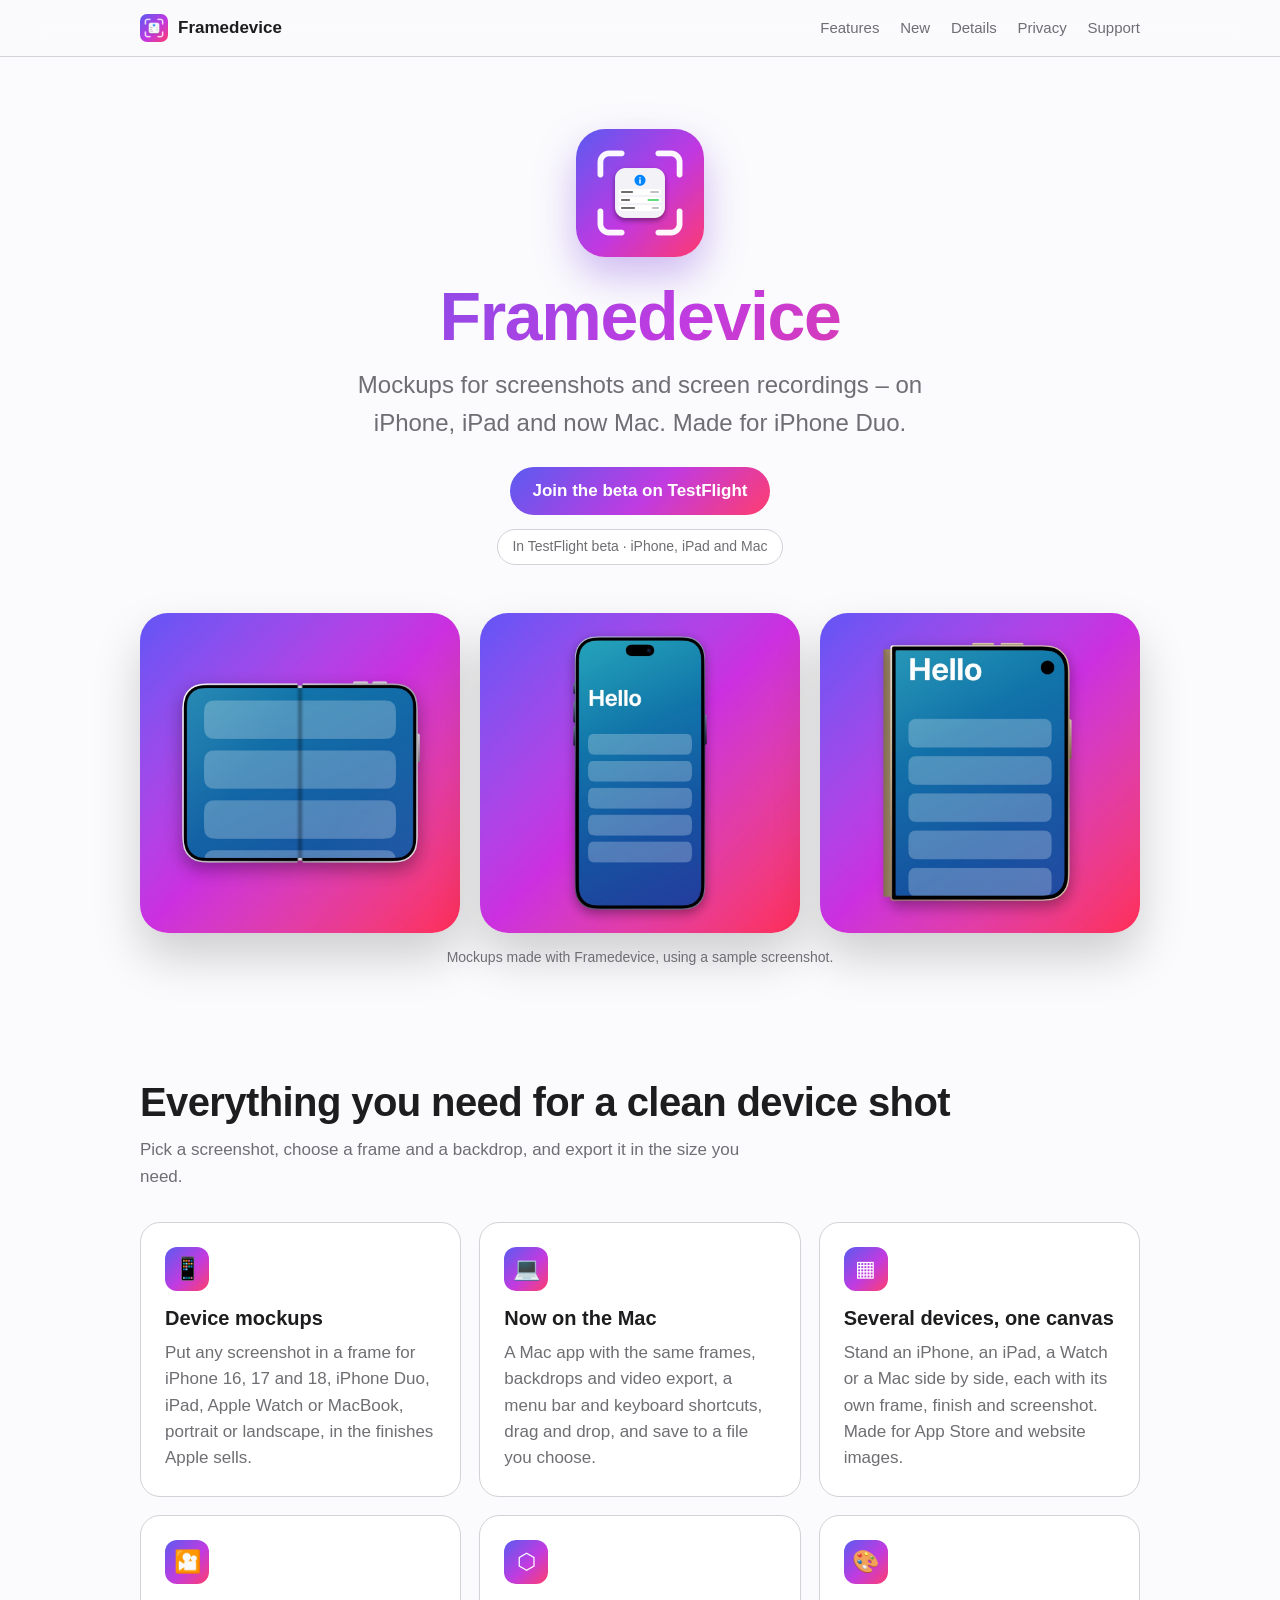
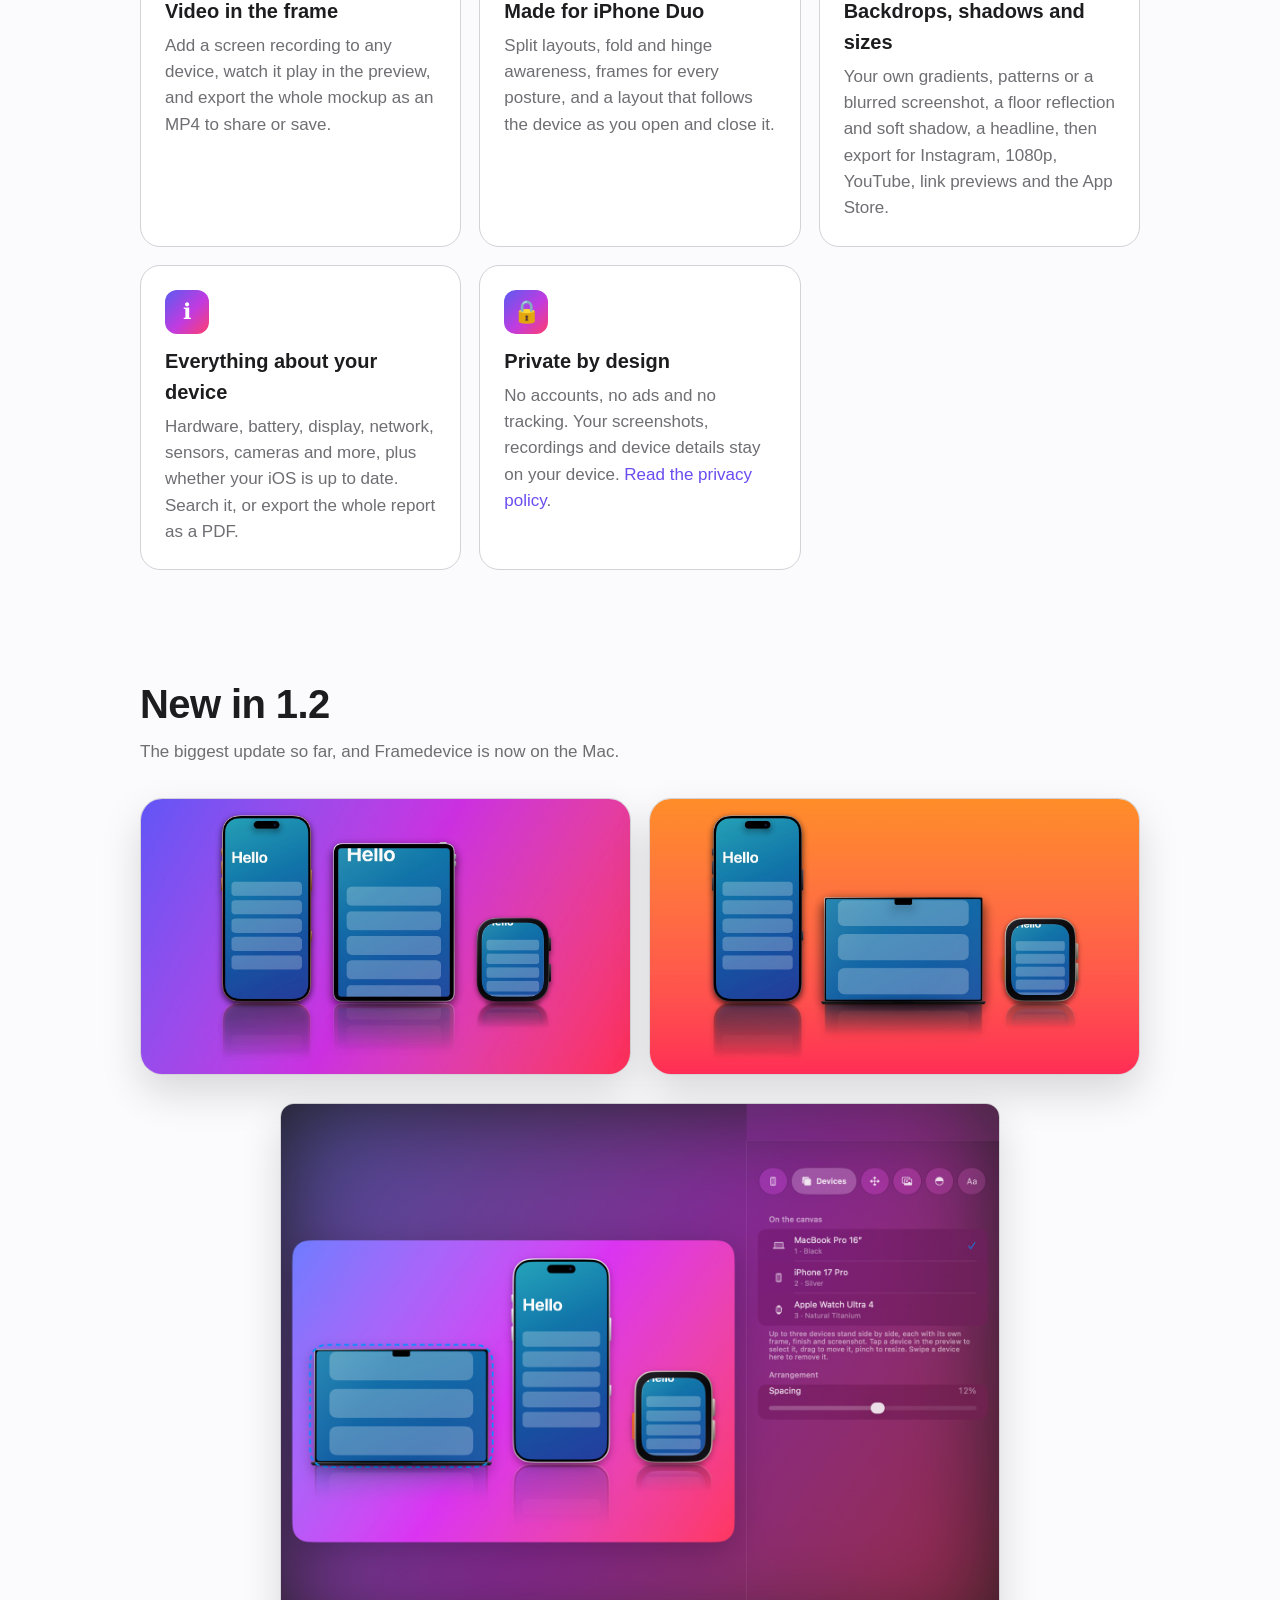
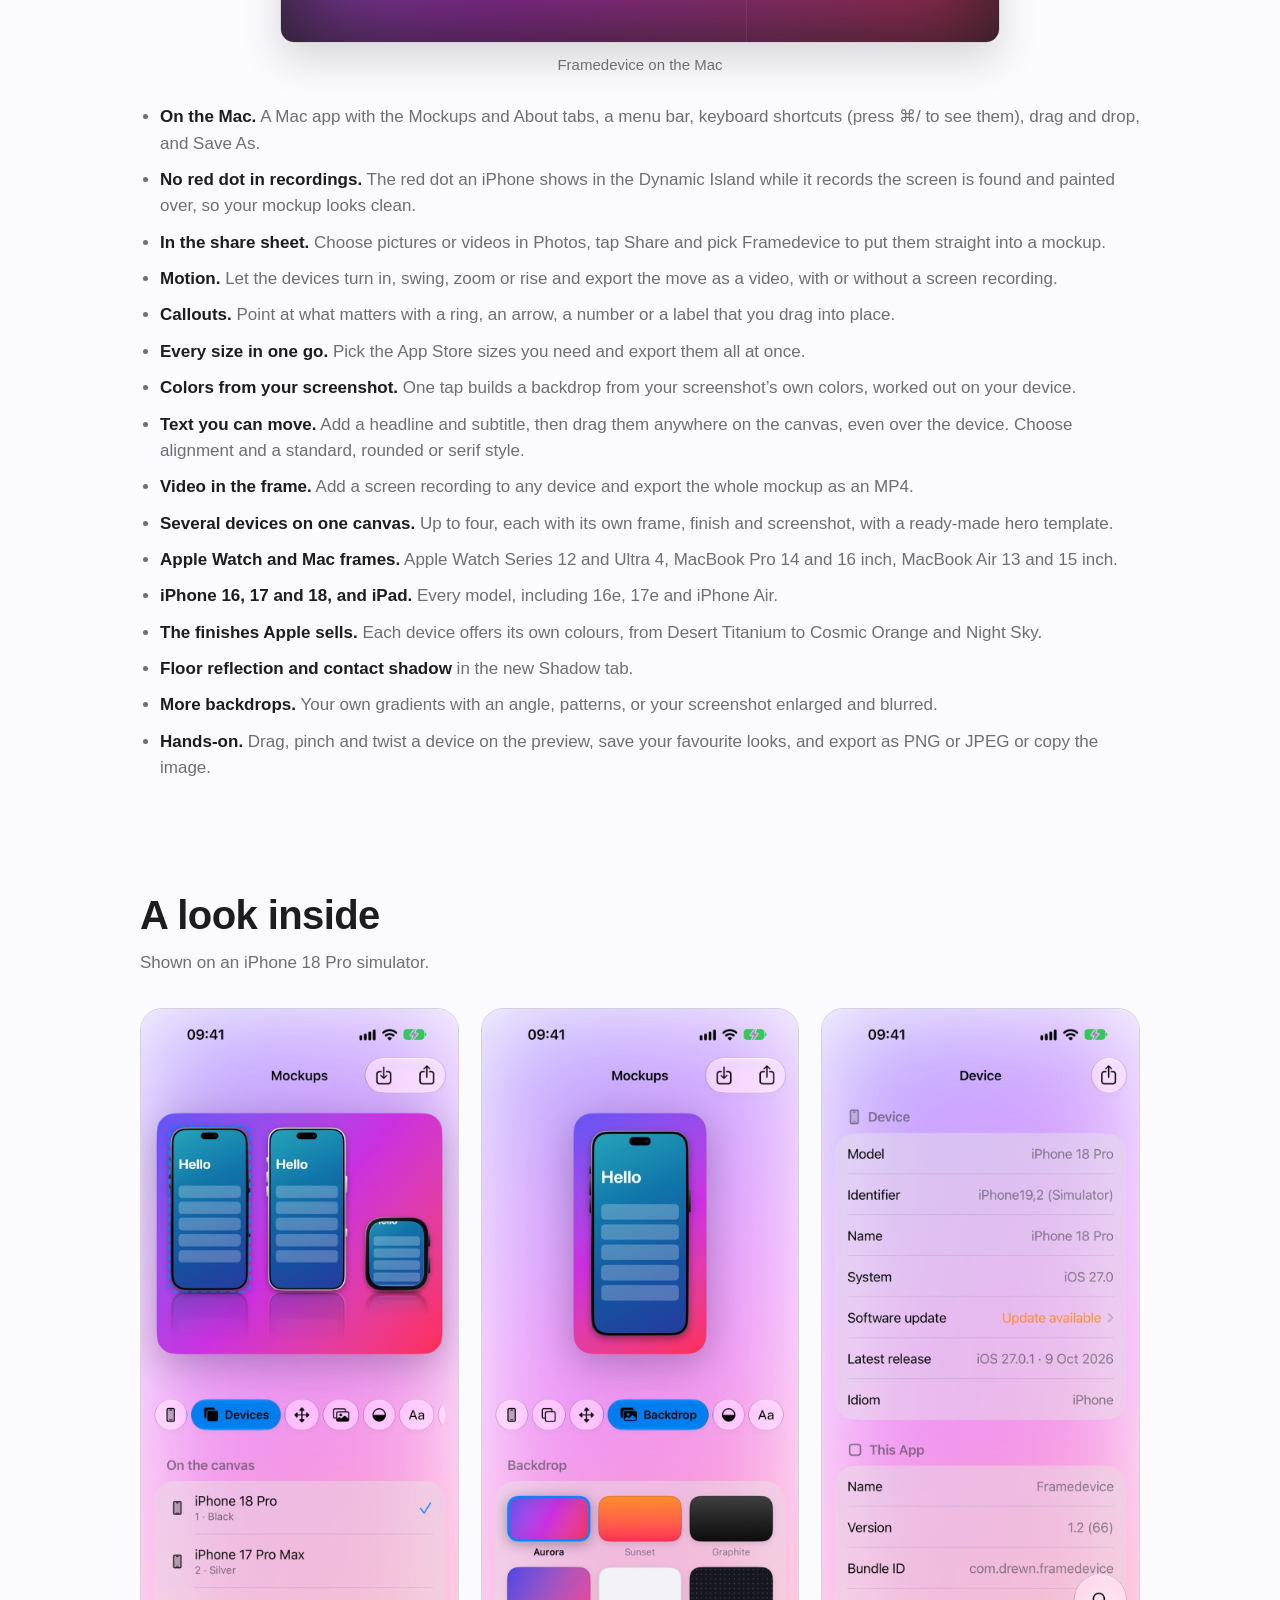
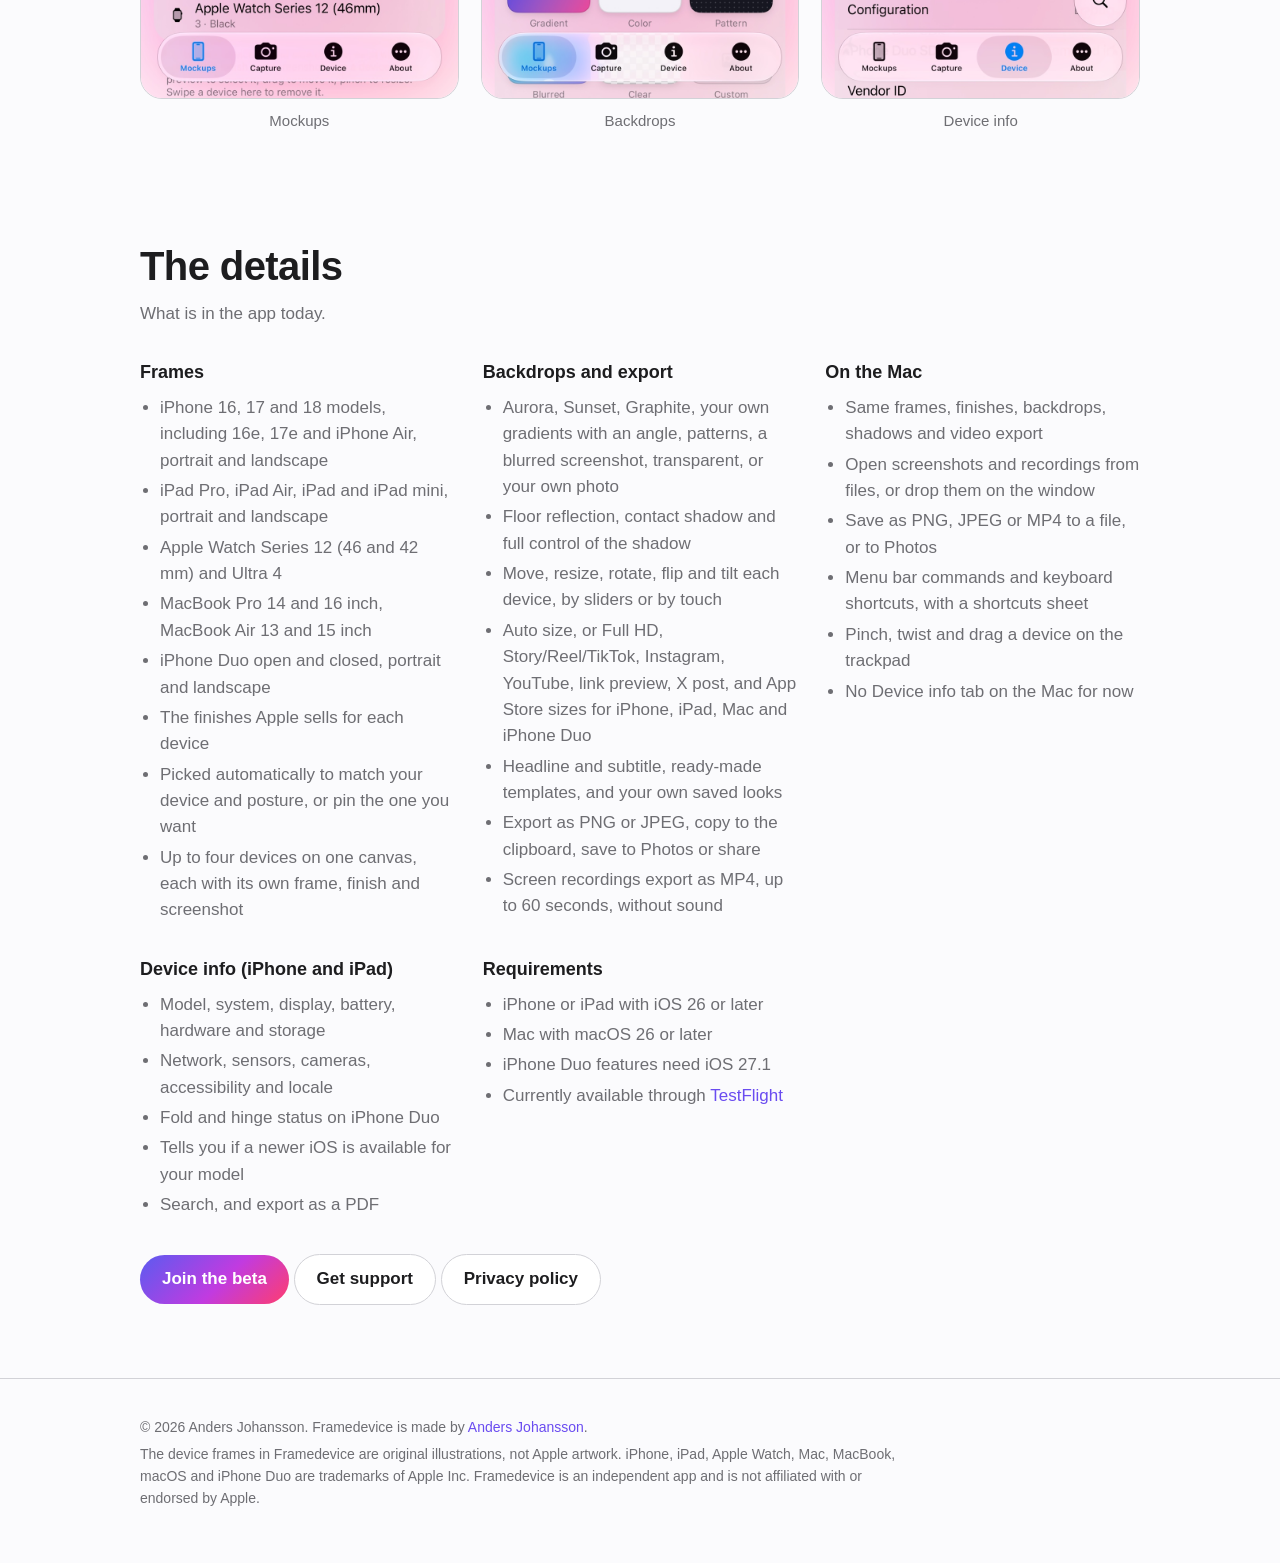
<file: index.html>
<!doctype html>
<html lang="en">
<head>
  <meta charset="utf-8">
  <meta name="viewport" content="width=device-width, initial-scale=1">
  <title>Framedevice – screenshot and video mockups for iPhone, iPad and Mac, and device info</title>
  <meta name="description" content="Framedevice puts your screenshots and screen recordings in iPhone, iPhone Duo, iPad, Apple Watch and Mac frames, alone or several devices on one canvas, exports them as images or MP4 video. For iPhone, iPad and Mac.">
  <meta name="theme-color" content="#c13be0">
  <link rel="icon" type="image/png" href="assets/favicon.png">
  <link rel="apple-touch-icon" href="assets/apple-touch-icon.png">
  <meta property="og:title" content="Framedevice">
  <meta property="og:description" content="Screenshot and video mockups for iPhone, iPad, Apple Watch and Mac. Now on the Mac too. Made for iPhone Duo.">
  <meta property="og:type" content="website">
  <meta property="og:url" content="https://idrewn.github.io/framedevice/">
  <meta property="og:image" content="https://idrewn.github.io/framedevice/assets/og.jpg">
  <link rel="stylesheet" href="style.css">
</head>
<body>
<header class="site-header">
  <div class="wrap">
    <a class="brand" href="./"><img src="assets/favicon.png" alt="" width="28" height="28">Framedevice</a>
    <nav aria-label="Main">
      <a href="#features">Features</a>
      <a href="#new">New</a>
      <a href="#details">Details</a>
      <a href="privacy.html">Privacy</a>
      <a href="support.html">Support</a>
    </nav>
  </div>
</header>

<main>
  <div class="wrap hero">
    <img class="icon" src="assets/icon.png" alt="Framedevice app icon" width="128" height="128">
    <h1>Framedevice</h1>
    <p class="lead">Mockups for screenshots and screen recordings &ndash; on iPhone, iPad and now Mac. Made for iPhone Duo.</p>
    <p style="margin:0 0 14px;"><a class="button" href="https://testflight.apple.com/join/SBDHbqY1" rel="noopener">Join the beta on TestFlight</a></p>
    <span class="badge">In TestFlight beta &middot; iPhone, iPad and Mac</span>
    <div class="showcase">
      <img src="assets/mockup-duo-open.jpg" alt="A screenshot in an open iPhone Duo frame with a silver finish" width="1000" height="1000">
      <img src="assets/mockup-iphone.jpg" alt="A screenshot in an iPhone frame with a blue finish" width="1000" height="1000">
      <img src="assets/mockup-duo-closed.jpg" alt="A screenshot in a closed iPhone Duo frame with a gold finish" width="1000" height="1000">
    </div>
    <p class="sub" style="margin:14px auto 0;color:var(--muted);font-size:14px;">Mockups made with Framedevice, using a sample screenshot.</p>
  </div>

  <section id="features">
    <div class="wrap">
      <h2>Everything you need for a clean device shot</h2>
      <p class="sub">Pick a screenshot, choose a frame and a backdrop, and export it in the size you need.</p>
      <div class="grid">
        <div class="card"><div class="glyph" aria-hidden="true">&#128241;</div><h3>Device mockups</h3>
          <p>Put any screenshot in a frame for iPhone 16, 17 and 18, iPhone Duo, iPad, Apple Watch or MacBook, portrait or landscape, in the finishes Apple sells.</p></div>
        <div class="card"><div class="glyph" aria-hidden="true">&#128187;</div><h3>Now on the Mac</h3>
          <p>A Mac app with the same frames, backdrops and video export, a menu bar and keyboard shortcuts, drag and drop, and save to a file you choose.</p></div>
        <div class="card"><div class="glyph" aria-hidden="true">&#9638;</div><h3>Several devices, one canvas</h3>
          <p>Stand an iPhone, an iPad, a Watch or a Mac side by side, each with its own frame, finish and screenshot. Made for App Store and website images.</p></div>
        <div class="card"><div class="glyph" aria-hidden="true">&#127910;</div><h3>Video in the frame</h3>
          <p>Add a screen recording to any device, watch it play in the preview, and export the whole mockup as an MP4 to share or save.</p></div>
        <div class="card"><div class="glyph" aria-hidden="true">&#11041;</div><h3>Made for iPhone Duo</h3>
          <p>Split layouts, fold and hinge awareness, frames for every posture, and a layout that follows the device as you open and close it.</p></div>
        <div class="card"><div class="glyph" aria-hidden="true">&#127912;</div><h3>Backdrops, shadows and sizes</h3>
          <p>Your own gradients, patterns or a blurred screenshot, a floor reflection and soft shadow, a headline, then export for Instagram, 1080p, YouTube, link previews and the App Store.</p></div>
        <div class="card"><div class="glyph" aria-hidden="true">&#8505;</div><h3>Everything about your device</h3>
          <p>Hardware, battery, display, network, sensors, cameras and more, plus whether your iOS is up to date. Search it, or export the whole report as a PDF.</p></div>
        <div class="card"><div class="glyph" aria-hidden="true">&#128274;</div><h3>Private by design</h3>
          <p>No accounts, no ads and no tracking. Your screenshots, recordings and device details stay on your device. <a href="privacy.html">Read the privacy policy</a>.</p></div>
      </div>
    </div>
  </section>

  <section id="new">
    <div class="wrap">
      <h2>New in 1.2</h2>
      <p class="sub">The biggest update so far, and Framedevice is now on the Mac.</p>
      <div class="wideshots">
        <figure><img src="assets/mockup-devices.jpg" alt="An iPhone, an iPad and an Apple Watch side by side on a purple and pink backdrop, with reflections" loading="lazy" width="1600" height="900"></figure>
        <figure><img src="assets/mockup-mac.jpg" alt="An iPhone, a MacBook Pro and an Apple Watch Ultra side by side on an orange backdrop, with reflections" loading="lazy" width="1600" height="900"></figure>
      </div>
      <figure class="macshot">
        <img src="assets/screen-mac.jpg" alt="The Framedevice Mac app with a MacBook Pro, an iPhone and an Apple Watch Ultra on one canvas, and the device list and glass tab bar beside it" loading="lazy" width="1600" height="1200">
        <figcaption>Framedevice on the Mac</figcaption>
      </figure>
      <ul class="new-list">
        <li><strong>On the Mac.</strong> A Mac app with the Mockups and About tabs, a menu bar, keyboard shortcuts (press &#8984;/ to see them), drag and drop, and Save As.</li>
        <li><strong>No red dot in recordings.</strong> The red dot an iPhone shows in the Dynamic Island while it records the screen is found and painted over, so your mockup looks clean.</li>
        <li><strong>In the share sheet.</strong> Choose pictures or videos in Photos, tap Share and pick Framedevice to put them straight into a mockup.</li>
        <li><strong>Motion.</strong> Let the devices turn in, swing, zoom or rise and export the move as a video, with or without a screen recording.</li>
        <li><strong>Callouts.</strong> Point at what matters with a ring, an arrow, a number or a label that you drag into place.</li>
        <li><strong>Every size in one go.</strong> Pick the App Store sizes you need and export them all at once.</li>
        <li><strong>Colors from your screenshot.</strong> One tap builds a backdrop from your screenshot&#8217;s own colors, worked out on your device.</li>
        <li><strong>Text you can move.</strong> Add a headline and subtitle, then drag them anywhere on the canvas, even over the device. Choose alignment and a standard, rounded or serif style.</li>
        <li><strong>Video in the frame.</strong> Add a screen recording to any device and export the whole mockup as an MP4.</li>
        <li><strong>Several devices on one canvas.</strong> Up to four, each with its own frame, finish and screenshot, with a ready-made hero template.</li>
        <li><strong>Apple Watch and Mac frames.</strong> Apple Watch Series 12 and Ultra 4, MacBook Pro 14 and 16 inch, MacBook Air 13 and 15 inch.</li>
        <li><strong>iPhone 16, 17 and 18, and iPad.</strong> Every model, including 16e, 17e and iPhone Air.</li>
        <li><strong>The finishes Apple sells.</strong> Each device offers its own colours, from Desert Titanium to Cosmic Orange and Night Sky.</li>
        <li><strong>Floor reflection and contact shadow</strong> in the new Shadow tab.</li>
        <li><strong>More backdrops.</strong> Your own gradients with an angle, patterns, or your screenshot enlarged and blurred.</li>
        <li><strong>Hands-on.</strong> Drag, pinch and twist a device on the preview, save your favourite looks, and export as PNG or JPEG or copy the image.</li>
      </ul>
    </div>
  </section>

  <section>
    <div class="wrap">
      <h2>A look inside</h2>
      <p class="sub">Shown on an iPhone 18 Pro simulator.</p>
      <div class="screens">
        <figure><img src="assets/screen-mockups.jpg" alt="The Mockups screen with several devices on one canvas, reflections, and a glass tab bar for the controls" loading="lazy" width="800" height="1739"><figcaption>Mockups</figcaption></figure>
        <figure><img src="assets/screen-backdrop.jpg" alt="The Backdrop controls with a grid of gradients, patterns, blurred and custom backdrops" loading="lazy" width="800" height="1739"><figcaption>Backdrops</figcaption></figure>
        <figure><img src="assets/screen-device.jpg" alt="The Device screen with model, system and app details" loading="lazy" width="800" height="1739"><figcaption>Device info</figcaption></figure>
      </div>
    </div>
  </section>

  <section id="details">
    <div class="wrap">
      <h2>The details</h2>
      <p class="sub">What is in the app today.</p>
      <div class="facts">
        <div>
          <h3>Frames</h3>
          <ul>
            <li>iPhone 16, 17 and 18 models, including 16e, 17e and iPhone Air, portrait and landscape</li>
            <li>iPad Pro, iPad Air, iPad and iPad mini, portrait and landscape</li>
            <li>Apple Watch Series 12 (46 and 42 mm) and Ultra 4</li>
            <li>MacBook Pro 14 and 16 inch, MacBook Air 13 and 15 inch</li>
            <li>iPhone Duo open and closed, portrait and landscape</li>
            <li>The finishes Apple sells for each device</li>
            <li>Picked automatically to match your device and posture, or pin the one you want</li>
            <li>Up to four devices on one canvas, each with its own frame, finish and screenshot</li>
          </ul>
        </div>
        <div>
          <h3>Backdrops and export</h3>
          <ul>
            <li>Aurora, Sunset, Graphite, your own gradients with an angle, patterns, a blurred screenshot, transparent, or your own photo</li>
            <li>Floor reflection, contact shadow and full control of the shadow</li>
            <li>Move, resize, rotate, flip and tilt each device, by sliders or by touch</li>
            <li>Auto size, or Full HD, Story/Reel/TikTok, Instagram, YouTube, link preview, X post, and App Store sizes for iPhone, iPad, Mac and iPhone Duo</li>
            <li>Headline and subtitle, ready-made templates, and your own saved looks</li>
            <li>Export as PNG or JPEG, copy to the clipboard, save to Photos or share</li>
            <li>Screen recordings export as MP4, up to 60 seconds, without sound</li>
          </ul>
        </div>
        <div>
          <h3>On the Mac</h3>
          <ul>
            <li>Same frames, finishes, backdrops, shadows and video export</li>
            <li>Open screenshots and recordings from files, or drop them on the window</li>
            <li>Save as PNG, JPEG or MP4 to a file, or to Photos</li>
            <li>Menu bar commands and keyboard shortcuts, with a shortcuts sheet</li>
            <li>Pinch, twist and drag a device on the trackpad</li>
            <li>No Device info tab on the Mac for now</li>
          </ul>
        </div>
        <div>
          <h3>Device info (iPhone and iPad)</h3>
          <ul>
            <li>Model, system, display, battery, hardware and storage</li>
            <li>Network, sensors, cameras, accessibility and locale</li>
            <li>Fold and hinge status on iPhone Duo</li>
            <li>Tells you if a newer iOS is available for your model</li>
            <li>Search, and export as a PDF</li>
          </ul>
        </div>
        <div>
          <h3>Requirements</h3>
          <ul>
            <li>iPhone or iPad with iOS 26 or later</li>
            <li>Mac with macOS 26 or later</li>
            <li>iPhone Duo features need iOS 27.1</li>
            <li>Currently available through <a href="https://testflight.apple.com/join/SBDHbqY1" rel="noopener">TestFlight</a></li>
          </ul>
        </div>
      </div>
      <p style="margin-top:32px;">
        <a class="button" href="https://testflight.apple.com/join/SBDHbqY1" rel="noopener">Join the beta</a>
        <a class="button secondary" href="support.html">Get support</a>
        <a class="button secondary" href="privacy.html">Privacy policy</a>
      </p>
    </div>
  </section>
</main>

<footer>
  <div class="wrap">
    <p>&copy; 2026 Anders Johansson. Framedevice is made by <a href="https://github.com/iDrewn">Anders Johansson</a>.</p>
    <p>The device frames in Framedevice are original illustrations, not Apple artwork. iPhone, iPad, Apple Watch, Mac, MacBook, macOS and iPhone Duo are trademarks of Apple Inc. Framedevice is an independent app and is not affiliated with or endorsed by Apple.</p>
  </div>
</footer>
</body>
</html>
</file>
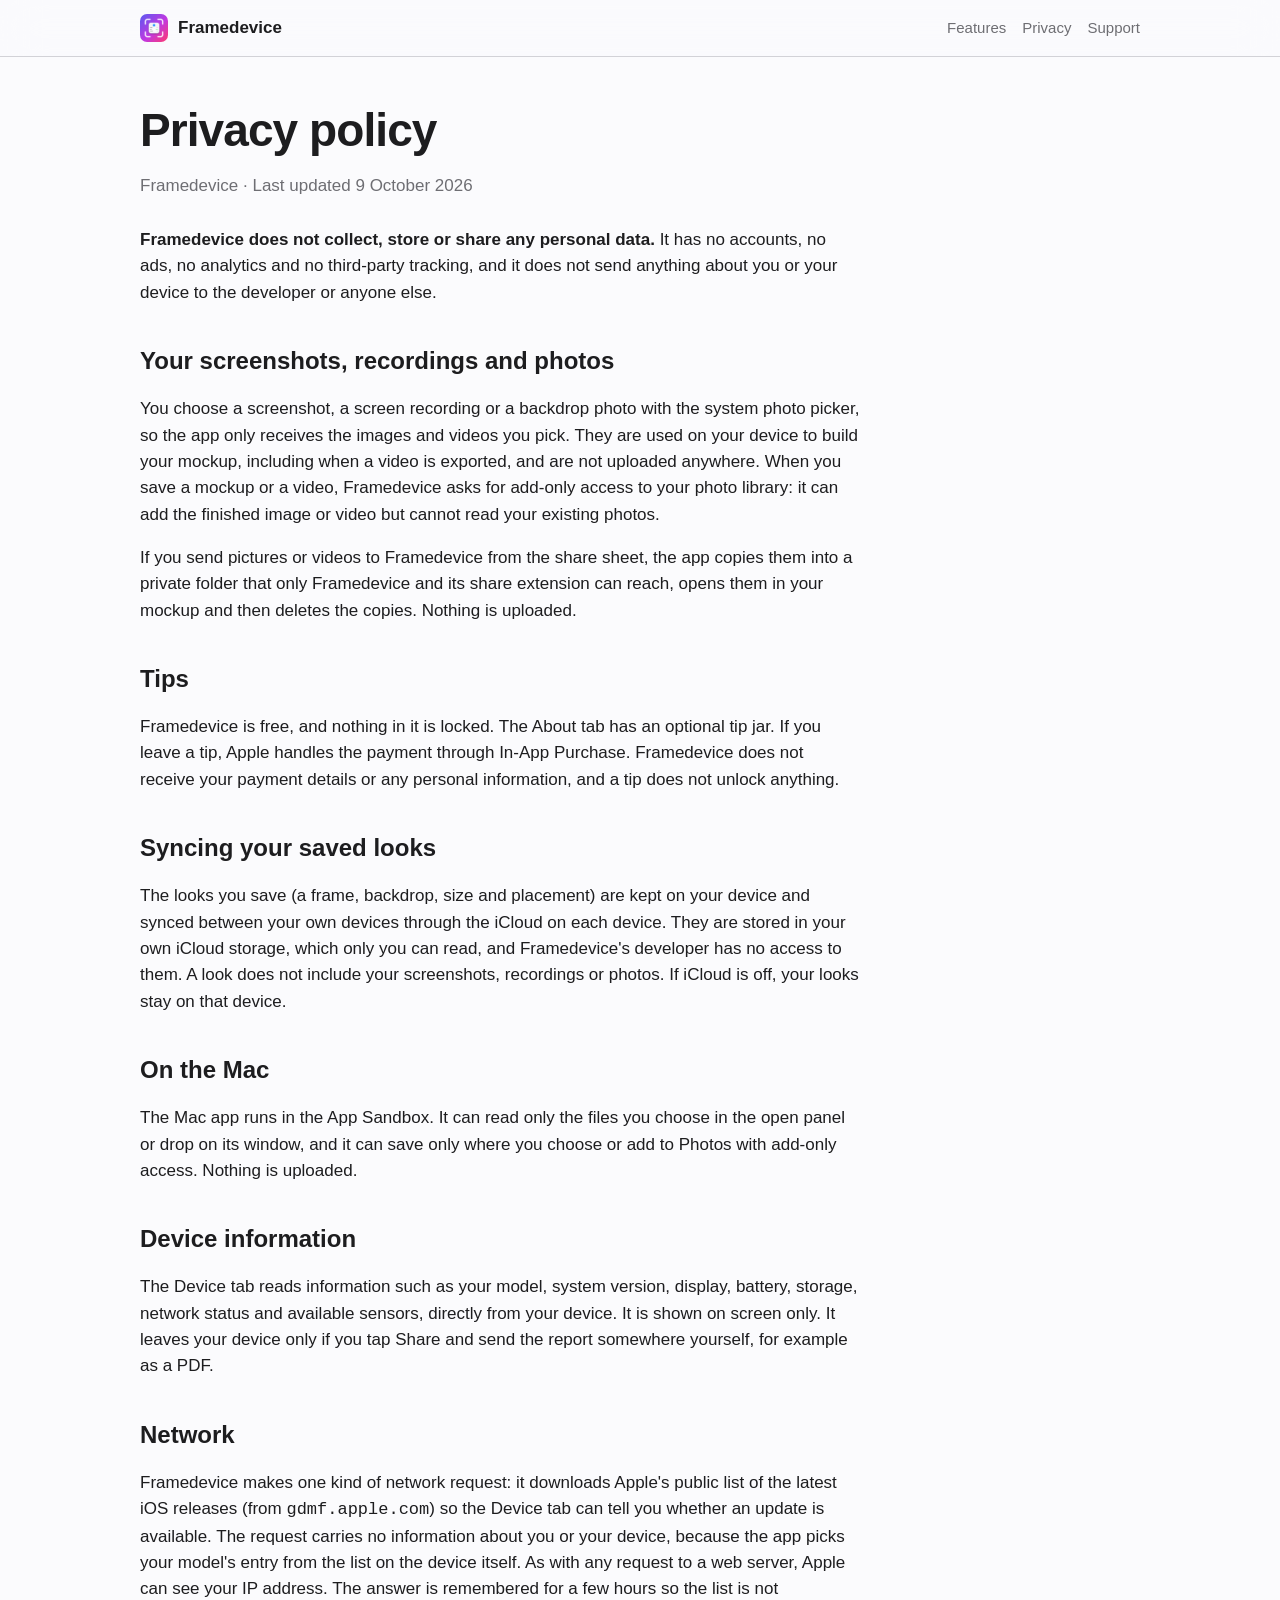
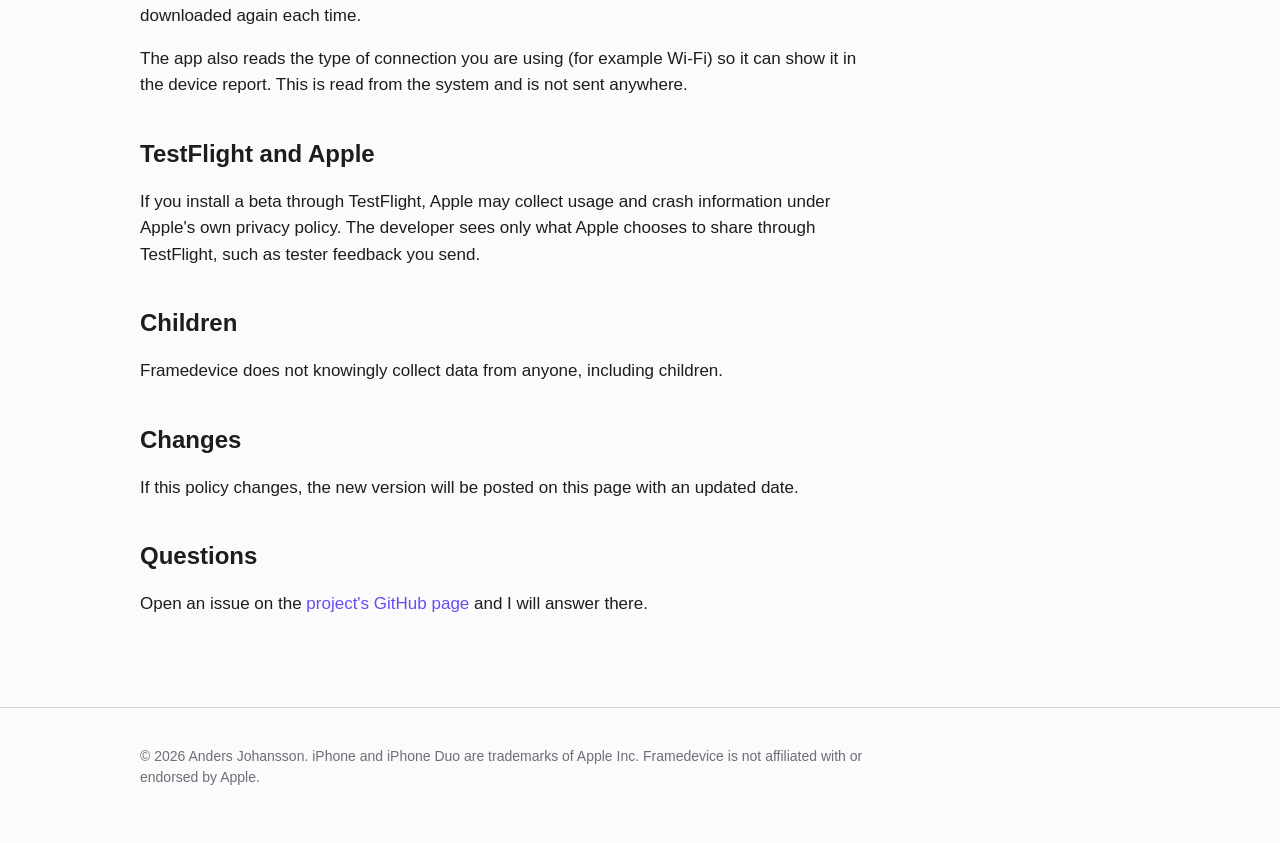
<file: privacy.html>
<!doctype html>
<html lang="en">
<head>
  <meta charset="utf-8">
  <meta name="viewport" content="width=device-width, initial-scale=1">
  <title>Privacy policy – Framedevice</title>
  <meta name="description" content="Framedevice does not collect, store or share any personal data. Read how your photos and device information are used.">
  <meta name="theme-color" content="#c13be0">
  <link rel="icon" type="image/png" href="assets/favicon.png">
  <link rel="apple-touch-icon" href="assets/apple-touch-icon.png">
  <link rel="stylesheet" href="style.css">
</head>
<body>
<header class="site-header">
  <div class="wrap">
    <a class="brand" href="./"><img src="assets/favicon.png" alt="" width="28" height="28">Framedevice</a>
    <nav aria-label="Main"><a href="./#features">Features</a><a href="privacy.html">Privacy</a><a href="support.html">Support</a></nav>
  </div>
</header>
<main class="wrap">
  <article class="prose">
    <h1>Privacy policy</h1>
    <p class="meta">Framedevice &middot; Last updated 9 October 2026</p>

    <p><strong>Framedevice does not collect, store or share any personal data.</strong> It has no accounts, no ads, no analytics and no third-party tracking, and it does not send anything about you or your device to the developer or anyone else.</p>

    <h2>Your screenshots, recordings and photos</h2>
    <p>You choose a screenshot, a screen recording or a backdrop photo with the system photo picker, so the app only receives the images and videos you pick. They are used on your device to build your mockup, including when a video is exported, and are not uploaded anywhere. When you save a mockup or a video, Framedevice asks for add-only access to your photo library: it can add the finished image or video but cannot read your existing photos.</p>

    <p>If you send pictures or videos to Framedevice from the share sheet, the app copies them into a private folder that only Framedevice and its share extension can reach, opens them in your mockup and then deletes the copies. Nothing is uploaded.</p>

    <h2>Tips</h2>
    <p>Framedevice is free, and nothing in it is locked. The About tab has an optional tip jar. If you leave a tip, Apple handles the payment through In-App Purchase. Framedevice does not receive your payment details or any personal information, and a tip does not unlock anything.</p>

    <h2>Syncing your saved looks</h2>
    <p>The looks you save (a frame, backdrop, size and placement) are kept on your device and synced between your own devices through the iCloud on each device. They are stored in your own iCloud storage, which only you can read, and Framedevice's developer has no access to them. A look does not include your screenshots, recordings or photos. If iCloud is off, your looks stay on that device.</p>

    <h2>On the Mac</h2>
    <p>The Mac app runs in the App Sandbox. It can read only the files you choose in the open panel or drop on its window, and it can save only where you choose or add to Photos with add-only access. Nothing is uploaded.</p>

    <h2>Device information</h2>
    <p>The Device tab reads information such as your model, system version, display, battery, storage, network status and available sensors, directly from your device. It is shown on screen only. It leaves your device only if you tap Share and send the report somewhere yourself, for example as a PDF.</p>

    <h2>Network</h2>
    <p>Framedevice makes one kind of network request: it downloads Apple's public list of the latest iOS releases (from <code>gdmf.apple.com</code>) so the Device tab can tell you whether an update is available. The request carries no information about you or your device, because the app picks your model's entry from the list on the device itself. As with any request to a web server, Apple can see your IP address. The answer is remembered for a few hours so the list is not downloaded again each time.</p>
    <p>The app also reads the type of connection you are using (for example Wi-Fi) so it can show it in the device report. This is read from the system and is not sent anywhere.</p>

    <h2>TestFlight and Apple</h2>
    <p>If you install a beta through TestFlight, Apple may collect usage and crash information under Apple's own privacy policy. The developer sees only what Apple chooses to share through TestFlight, such as tester feedback you send.</p>

    <h2>Children</h2>
    <p>Framedevice does not knowingly collect data from anyone, including children.</p>

    <h2>Changes</h2>
    <p>If this policy changes, the new version will be posted on this page with an updated date.</p>

    <h2>Questions</h2>
    <p>Open an issue on the <a href="https://github.com/iDrewn/framedevice/issues">project's GitHub page</a> and I will answer there.</p>
  </article>
</main>
<footer>
  <div class="wrap">
    <p>&copy; 2026 Anders Johansson. iPhone and iPhone Duo are trademarks of Apple Inc. Framedevice is not affiliated with or endorsed by Apple.</p>
  </div>
</footer>
</body>
</html>
</file>
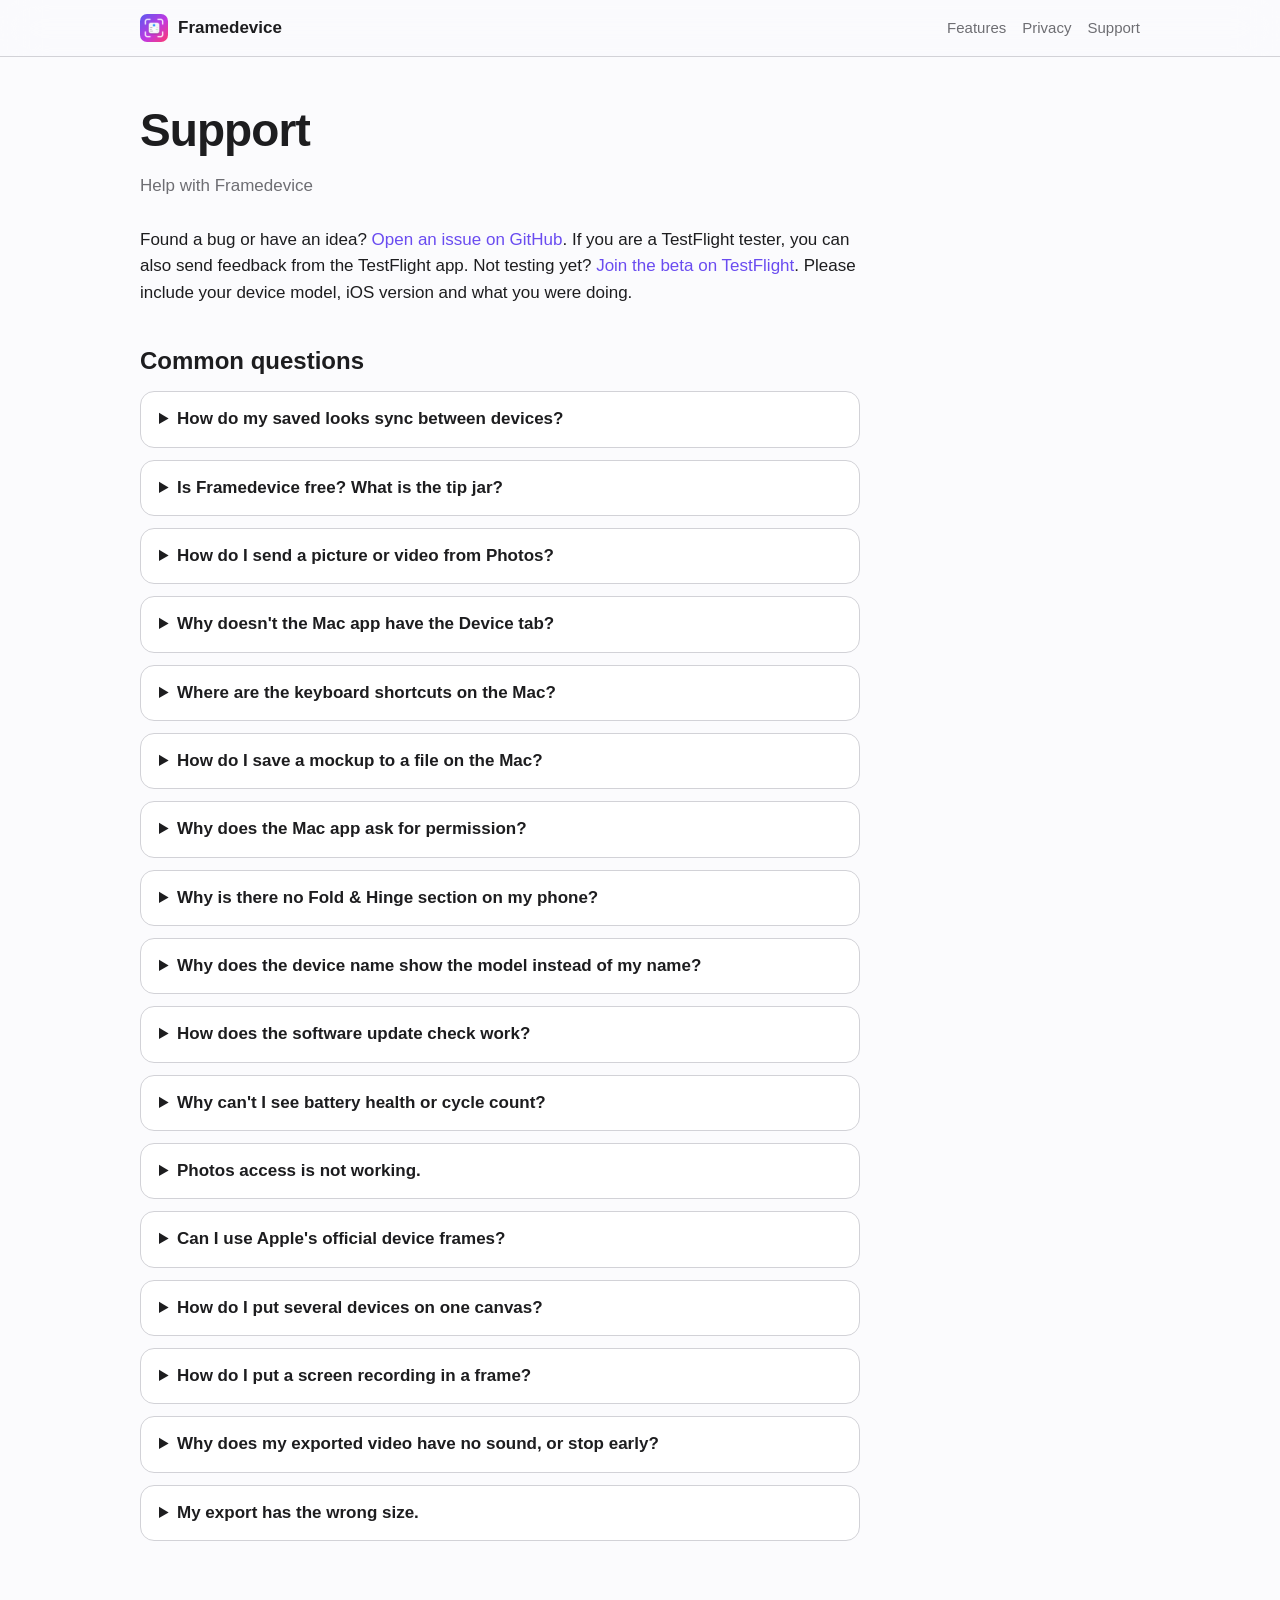
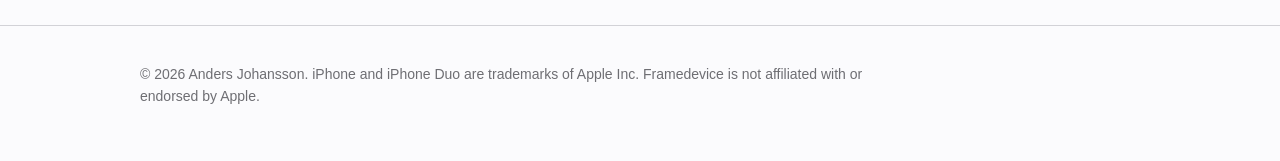
<file: support.html>
<!doctype html>
<html lang="en">
<head>
  <meta charset="utf-8">
  <meta name="viewport" content="width=device-width, initial-scale=1">
  <title>Support – Framedevice</title>
  <meta name="description" content="Answers to common questions about Framedevice and how to report a problem.">
  <meta name="theme-color" content="#c13be0">
  <link rel="icon" type="image/png" href="assets/favicon.png">
  <link rel="apple-touch-icon" href="assets/apple-touch-icon.png">
  <link rel="stylesheet" href="style.css">
</head>
<body>
<header class="site-header">
  <div class="wrap">
    <a class="brand" href="./"><img src="assets/favicon.png" alt="" width="28" height="28">Framedevice</a>
    <nav aria-label="Main"><a href="./#features">Features</a><a href="privacy.html">Privacy</a><a href="support.html">Support</a></nav>
  </div>
</header>
<main class="wrap">
  <article class="prose">
    <h1>Support</h1>
    <p class="meta">Help with Framedevice</p>

    <p>Found a bug or have an idea? <a href="https://github.com/iDrewn/framedevice/issues">Open an issue on GitHub</a>. If you are a TestFlight tester, you can also send feedback from the TestFlight app. Not testing yet? <a href="https://testflight.apple.com/join/SBDHbqY1" rel="noopener">Join the beta on TestFlight</a>. Please include your device model, iOS version and what you were doing.</p>

    <h2>Common questions</h2>

    <details>
      <summary>How do my saved looks sync between devices?</summary>
      <p>Looks you save in the Templates tab sync between your iPhone, iPad and Mac through iCloud, with the iCloud on each device. There is nothing to set up. Use the same Apple ID in iCloud on every device and make sure iCloud is on. Screenshots, recordings and custom backdrop photos are not part of a look and do not sync. If you delete a look on one device it is deleted on the others. Without iCloud, looks stay on the device where you saved them.</p>
    </details>
    <details>
      <summary>Is Framedevice free? What is the tip jar?</summary>
      <p>Yes. Everything in Framedevice is free and nothing is behind a paywall. If you like the app you can leave a tip from the About tab: Coffee, Lunch or Dinner. A tip is a one-time purchase through Apple, it does not unlock anything, and you are never asked to leave one. If you do not see the tip jar, the App Store may not be reachable right now; try again later.</p>
    </details>
    <details>
      <summary>How do I send a picture or video from Photos?</summary>
      <p>Open the picture or video in Photos, tap Share and choose Framedevice. You can pick up to four at once, and each goes in its own device. If Framedevice does not show in the row of apps, scroll to the end of the row, tap More and turn it on. This is on iPhone and iPad; on the Mac, drop files on the window or use Open.</p>
    </details>
    <details>
      <summary>Why doesn't the Mac app have the Device tab?</summary>
      <p>The Mac version starts with the mockup tools only: Mockups and About. Device info is on iPhone and iPad and may come to the Mac later.</p>
    </details>
    <details>
      <summary>Where are the keyboard shortcuts on the Mac?</summary>
      <p>Choose Help &rsaquo; Keyboard Shortcuts or press &#8984;/. The sheet lists every shortcut and the mouse and trackpad gestures. The same list is in the About tab and behind the keyboard button in the Mockups toolbar.</p>
    </details>
    <details>
      <summary>How do I save a mockup to a file on the Mac?</summary>
      <p>Press &#8679;&#8984;S (Save As) or use &ldquo;Save as file&rdquo; in the Export tab. You choose where it goes and whether it is a PNG or JPEG. Finished videos can be saved the same way. &#8984;S saves to Photos instead. To open a screenshot or recording, press &#8984;O or &#8679;&#8984;O, or drop it on the window.</p>
    </details>
    <details>
      <summary>Why does the Mac app ask for permission?</summary>
      <p>The Mac app runs in the App Sandbox. It can only read files you choose in the open panel or drop on the window, and it asks before adding anything to Photos. It never reads your photo library.</p>
    </details>
    <details>
      <summary>Why is there no Fold &amp; Hinge section on my phone?</summary>
      <p>That section only appears on a device that reports a hinge, which today means iPhone Duo. On other iPhones and iPads it is hidden.</p>
    </details>
    <details>
      <summary>Why does the device name show the model instead of my name?</summary>
      <p>Since iOS 16, apps can only read the name you gave your device if Apple has approved a special entitlement. Framedevice shows the model name (for example &ldquo;iPhone Air&rdquo;) and the system identifier instead.</p>
    </details>
    <details>
      <summary>How does the software update check work?</summary>
      <p>The Device tab downloads Apple's public list of iOS releases and finds the newest one for your exact model. Nothing about you or your device is sent. If your model is not in the list (for example a device that has not been released yet) no update row is shown, and if you are offline it says it could not check. A pre-release iOS is reported as newer than the latest public release. Apps cannot start an update or open the Software Update screen, so tapping &ldquo;Update available&rdquo; shows where to go: Settings &rsaquo; General &rsaquo; Software Update.</p>
    </details>
    <details>
      <summary>Why can't I see battery health or cycle count?</summary>
      <p>iOS does not give apps access to battery health, capacity, cycle count or temperature. Those are only in Settings &rsaquo; Battery.</p>
    </details>
    <details>
      <summary>Photos access is not working.</summary>
      <p>Open the About tab and tap &ldquo;Photos permissions&rdquo; to jump to Settings. Saving mockups and videos needs add-only Photos access.</p>
    </details>
    <details>
      <summary>Can I use Apple's official device frames?</summary>
      <p>Framedevice draws its own frames. Apple's licence for its design resources does not allow bundling them inside an app, so the frames are original illustrations and will not match Apple's hardware pixel for pixel.</p>
    </details>
    <details>
      <summary>How do I put several devices on one canvas?</summary>
      <p>Open the Devices tab in Mockups and tap &ldquo;Add a device&rdquo;. You can have up to four. Tap a device in the preview, or in the list, to select it: the Frame, Position and Shadow tabs then edit that device, and each device has its own screenshot. Drag, pinch and twist a device in the preview to arrange it, or use the Spacing slider. Swipe a device in the list to remove it.</p>
    </details>
    <details>
      <summary>How do I put a screen recording in a frame?</summary>
      <p>Select a device, open the Frame tab and choose a video from &ldquo;Camera roll&rdquo; (or &ldquo;Files&rdquo;), the same buttons you use for a screenshot. It plays in the preview, with play, pause and a scrubber. In the Export tab, &ldquo;Export video (MP4)&rdquo; draws the whole mockup frame by frame, so longer recordings take longer. Choosing a new screenshot for that device replaces the recording.</p>
    </details>
    <details>
      <summary>Why does my exported video have no sound, or stop early?</summary>
      <p>Exported videos do not include audio. Recordings are cut off after 60 seconds, and the video is at most 1920 pixels on its long side, so the large App Store sizes are scaled down. If one device has a shorter recording than another, it holds its last frame.</p>
    </details>
    <details>
      <summary>My export has the wrong size.</summary>
      <p>In the Export section of the Mockups tab, &ldquo;Auto&rdquo; shapes the image around the frame. Choose a preset such as Full HD or Instagram to get an exact pixel size, with the device centred inside it.</p>
    </details>
  </article>
</main>
<footer>
  <div class="wrap">
    <p>&copy; 2026 Anders Johansson. iPhone and iPhone Duo are trademarks of Apple Inc. Framedevice is not affiliated with or endorsed by Apple.</p>
  </div>
</footer>
</body>
</html>
</file>
<file: style.css>
:root {
  --bg: #fbfbfd;
  --surface: #ffffff;
  --text: #1d1d1f;
  --muted: #6e6e73;
  --line: #d2d2d7;
  --accent: #6a4cf0;
  --grad: linear-gradient(135deg, #5b5bf0 0%, #c13be0 55%, #ff3d6e 100%);
  --radius: 20px;
  --maxw: 1040px;
}
@media (prefers-color-scheme: dark) {
  :root {
    --bg: #000000;
    --surface: #1c1c1e;
    --text: #f5f5f7;
    --muted: #a1a1a6;
    --line: #38383a;
    --accent: #9d8cff;
  }
}
* { box-sizing: border-box; }
html { -webkit-text-size-adjust: 100%; scroll-behavior: smooth; }
body {
  margin: 0;
  background: var(--bg);
  color: var(--text);
  font: 17px/1.55 -apple-system, BlinkMacSystemFont, "SF Pro Text", "Segoe UI", Roboto, Helvetica, Arial, sans-serif;
}
a { color: var(--accent); text-decoration: none; }
a:hover { text-decoration: underline; }
img { max-width: 100%; height: auto; display: block; }
.wrap { max-width: var(--maxw); margin: 0 auto; padding: 0 20px; }

/* Header */
.site-header { position: sticky; top: 0; z-index: 10; backdrop-filter: saturate(180%) blur(20px); -webkit-backdrop-filter: saturate(180%) blur(20px);
  background: color-mix(in srgb, var(--bg) 80%, transparent); border-bottom: 1px solid var(--line); }
.site-header .wrap { display: flex; align-items: center; justify-content: space-between; flex-wrap: wrap; gap: 2px 16px; min-height: 56px; padding-top: 8px; padding-bottom: 8px; }
.brand { display: flex; align-items: center; gap: 10px; font-weight: 700; color: var(--text); }
.brand img { width: 28px; height: 28px; border-radius: 7px; }
nav a { margin-right: 16px; color: var(--muted); font-size: 15px; white-space: nowrap; }
nav a:last-child { margin-right: 0; }
nav a:hover { color: var(--text); text-decoration: none; }

/* Hero */
.hero { padding: 72px 0 56px; text-align: center; }
.hero .icon { width: 128px; height: 128px; border-radius: 29px; margin: 0 auto 24px; box-shadow: 0 18px 40px rgba(120, 60, 220, .35); }
.hero h1 { font-size: clamp(40px, 8vw, 68px); line-height: 1.05; margin: 0 0 14px; letter-spacing: -0.02em;
  background: var(--grad); -webkit-background-clip: text; background-clip: text; color: transparent; }
.hero p.lead { font-size: clamp(19px, 3vw, 24px); color: var(--muted); max-width: 640px; margin: 0 auto 26px; }
.badge { display: inline-block; padding: 6px 14px; border-radius: 999px; background: var(--surface); border: 1px solid var(--line); font-size: 14px; color: var(--muted); }
.hero .showcase { margin-top: 48px; display: flex; gap: 20px; justify-content: center; align-items: flex-end; flex-wrap: wrap; }
.hero .showcase img { width: min(320px, 30vw); min-width: 220px; border-radius: 28px; box-shadow: 0 24px 48px rgba(0,0,0,.18); }

/* Sections */
section { padding: 56px 0; }
section h2 { font-size: clamp(28px, 5vw, 40px); line-height: 1.12; letter-spacing: -0.015em; margin: 0 0 12px; }
section .sub { color: var(--muted); max-width: 640px; margin: 0 0 32px; }
.grid { display: grid; gap: 18px; grid-template-columns: repeat(auto-fit, minmax(280px, 1fr)); }
.card { background: var(--surface); border: 1px solid var(--line); border-radius: var(--radius); padding: 24px; }
.card h3 { margin: 12px 0 6px; font-size: 20px; }
.card p { margin: 0; color: var(--muted); }
.glyph { width: 44px; height: 44px; border-radius: 12px; background: var(--grad); display: grid; place-items: center; color: #fff; font-size: 22px; }

.screens { display: grid; gap: 22px; grid-template-columns: repeat(auto-fit, minmax(240px, 1fr)); align-items: start; }
.screens figure { margin: 0; }
.screens img { border-radius: 22px; border: 1px solid var(--line); }
.screens figcaption { margin-top: 10px; color: var(--muted); font-size: 15px; text-align: center; }

.facts { display: grid; gap: 28px; grid-template-columns: repeat(auto-fit, minmax(300px, 1fr)); }
.facts h3 { margin: 0 0 8px; font-size: 18px; }
.facts ul { margin: 0; padding-left: 20px; color: var(--muted); }
.facts li { margin: 4px 0; }

/* Text pages */
.prose { max-width: 720px; padding: 48px 0 72px; }
.prose h1 { font-size: clamp(32px, 6vw, 46px); line-height: 1.1; margin: 0 0 8px; letter-spacing: -0.02em; }
.prose h2 { font-size: 24px; margin: 36px 0 8px; }
.prose p, .prose li { color: var(--text); }
.prose .meta { color: var(--muted); margin-bottom: 28px; }
.prose ul { padding-left: 22px; }
.prose details { background: var(--surface); border: 1px solid var(--line); border-radius: 14px; padding: 14px 18px; margin: 12px 0; }
.prose summary { cursor: pointer; font-weight: 600; }
.prose details p { margin: 10px 0 0; color: var(--muted); }

.button { display: inline-block; padding: 11px 22px; border-radius: 999px; background: var(--grad); color: #fff; font-weight: 600; }
.button:hover { text-decoration: none; filter: brightness(1.06); }
.button.secondary { background: var(--surface); color: var(--text); border: 1px solid var(--line); }

footer { border-top: 1px solid var(--line); padding: 32px 0 48px; color: var(--muted); font-size: 14px; }
footer p { margin: 6px 0; max-width: 760px; }

/* New in 1.2 */
.macshot { margin: 0 0 28px; }
.macshot img { width: 100%; max-width: 720px; height: auto; display: block; margin: 0 auto; border-radius: 14px; border: 1px solid var(--line); box-shadow: 0 18px 40px rgba(0,0,0,.14); }
.macshot figcaption { margin-top: 10px; color: var(--muted); font-size: 15px; text-align: center; }
.wideshots { display: grid; gap: 18px; grid-template-columns: repeat(auto-fit, minmax(320px, 1fr)); margin: 8px 0 28px; }
.wideshots figure { margin: 0; }
.wideshots img { width: 100%; height: auto; border-radius: 22px; border: 1px solid var(--line); box-shadow: 0 18px 40px rgba(0,0,0,.14); }
.new-list { margin: 0; padding-left: 20px; display: grid; gap: 10px; }
.new-list li { color: var(--muted); }
.new-list strong { color: var(--text, inherit); }
</file>
